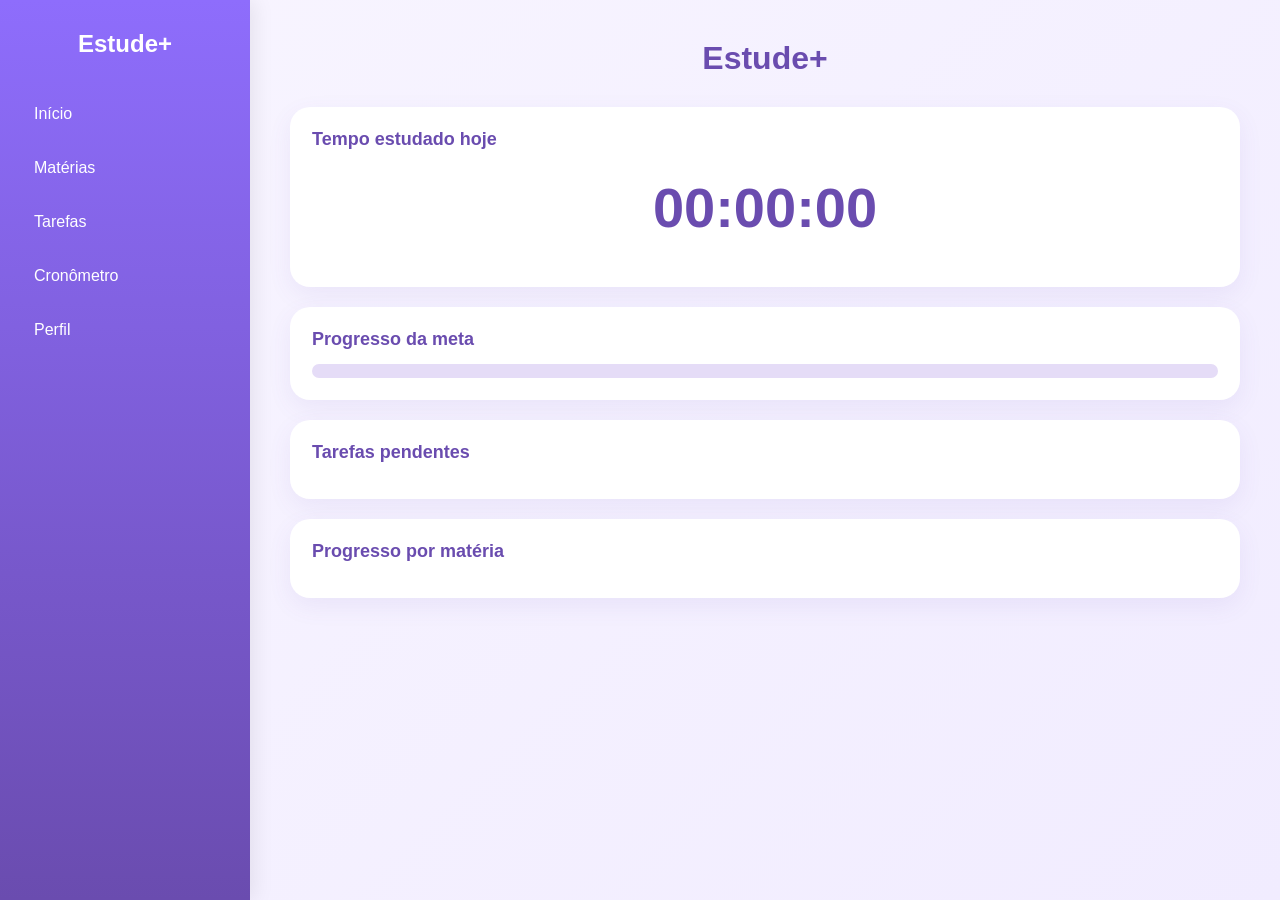
<file: frontend/index.html>
<!DOCTYPE html>
<html lang="pt-br">
<head>
<meta charset="UTF-8">
<meta name="viewport" content="width=device-width, initial-scale=1.0">
<title>Estude+</title>
<link rel="stylesheet" href="css/style.css">
</head>

<body>

<div id="sidebar" class="sidebar">
    <h3>Estude+</h3>
    <a href="index.html">Início</a>
    <a href="materias.html">Matérias</a>
    <a href="tarefas.html">Tarefas</a>
    <a href="cronometro.html">Cronômetro</a>
    <a href="perfil.html">Perfil</a>
</div>

<div class="container">

    <div class="menu-btn" onclick="toggleMenu()">☰</div>

    <header>Estude+</header>

    <div class="section">
        <h2>Tempo estudado hoje</h2>
        <div id="tempoHoje" class="timer">00:00:00</div>
    </div>

    <div class="section">
        <h2>Progresso da meta</h2>
        <div class="progress-bar">
            <div id="progresso" class="progress"></div>
        </div>
    </div>

   <div class="section">
    <h2>Tarefas pendentes</h2>
    <div id="tarefasHoje"></div>
</div>

<div class="section">
    <h2>Progresso por matéria</h2>
    <div id="progressoMaterias"></div>
</div>

</div>

<script src="js/script.js"></script>
</body>
</html>
</file>
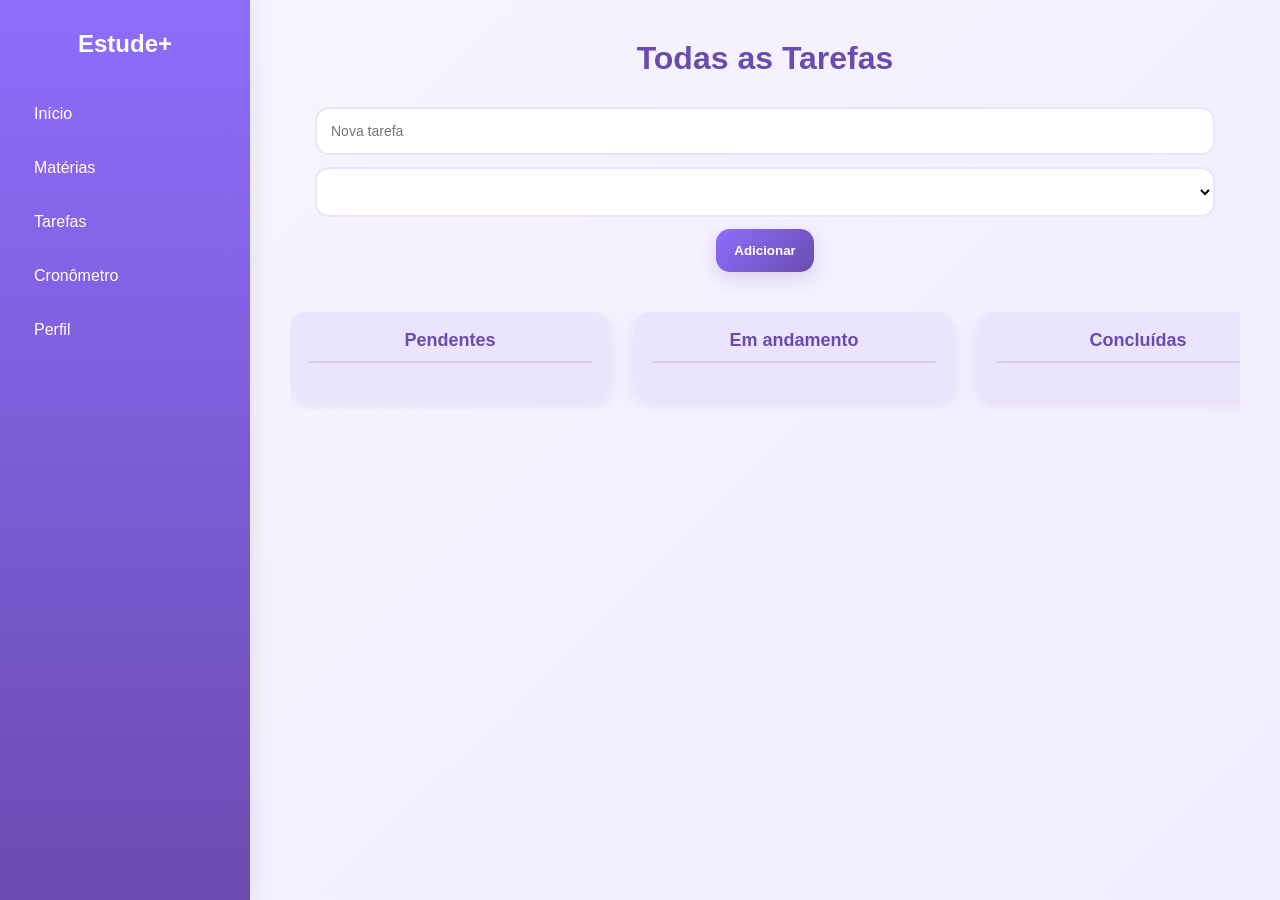
<file: frontend/tarefas.html>
<!DOCTYPE html>
<html lang="pt-br">
<head>
<meta charset="UTF-8">
<meta name="viewport" content="width=device-width, initial-scale=1.0">
<title>Todas as Tarefas</title>
<link rel="stylesheet" href="css/style.css">
</head>

<body>

<div id="sidebar" class="sidebar">
    <h3>Estude+</h3>
    <a href="index.html">Início</a>
    <a href="materias.html">Matérias</a>
    <a href="tarefas.html">Tarefas</a>
    <a href="cronometro.html">Cronômetro</a>
    <a href="perfil.html">Perfil</a>
</div>

<div class="container">

    <div class="menu-btn" onclick="toggleMenu()">☰</div>

    <header>Todas as Tarefas</header>

    <input id="tarefaInput" placeholder="Nova tarefa">

    <select id="materiaSelect"></select>

    <button onclick="addTarefa()">Adicionar</button>

    <div class="kanban">

    <div class="kanban-coluna">
        <h3>Pendentes</h3>
        <div id="pendentes"></div>
    </div>

    <div class="kanban-coluna">
        <h3>Em andamento</h3>
        <div id="andamento"></div>
    </div>

    <div class="kanban-coluna">
        <h3>Concluídas</h3>
        <div id="concluidas"></div>
    </div>

</div>

</div>

<script src="js/script.js"></script>
</body>
</html>
</file>
<file: frontend/css/style.css>
* {
    margin: 0;
    padding: 0;
    box-sizing: border-box;
    font-family: 'Segoe UI', sans-serif;
}

body {
    display: flex;
    min-height: 100vh;
    background: linear-gradient(
        135deg,
        #f8f5ff,
        #f1ecff
    );
}

/* ===== SIDEBAR ===== */

.sidebar {
    width: 250px;
    height: 100vh;

    background: linear-gradient(
        180deg,
        #8e6dfc,
        #6a4caf
    );

    color: white;

    padding: 30px 20px;

    position: fixed;
    left: 0;
    top: 0;

    box-shadow:
        4px 0 20px rgba(0,0,0,0.08);

    z-index: 100;
}

.sidebar h3 {
    font-size: 24px;
    margin-bottom: 35px;
    text-align: center;
}

.sidebar a {
    display: block;

    color: white;

    text-decoration: none;

    margin-bottom: 12px;

    padding: 12px 14px;

    border-radius: 12px;

    transition: all 0.25s ease;
}

.sidebar a:hover {
    background: rgba(255,255,255,0.25);
    transform: translateX(4px);
}

/* ===== CONTAINER ===== */

.container {

    margin-left: 250px;

    width: calc(100% - 250px);

    display: flex;

    flex-direction: column;

    align-items: center;

    padding: 40px;
}

/* ===== CABEÇALHO ===== */

header {

    font-size: 32px;

    font-weight: 700;

    color: #6a4caf;

    margin-bottom: 30px;

    text-align: center;
}

/* ===== TÍTULOS ===== */

h2 {

    font-size: 18px;

    font-weight: 600;

    margin-bottom: 14px;

    color: #6a4caf;
}

/* ===== SEÇÕES ===== */

.section {

    width: 100%;

    max-width: 950px;

    background: white;

    border-radius: 20px;

    padding: 22px;

    margin-bottom: 20px;

    box-shadow:
        0 8px 24px rgba(106,76,175,0.08);
}

/* ===== CARDS ===== */

.card {

    background: white;

    border-radius: 18px;

    padding: 18px;

    margin-bottom: 15px;

    box-shadow:
        0 8px 24px rgba(106,76,175,0.08);

    transition: 0.2s;
}

.coluna-tarefas {
    min-height: 200px;
}

.card:hover {

    transform: translateY(-2px);
}

.materia-card,
.tarefa-card {

    display: flex;

    justify-content: space-between;

    align-items: center;
}

.materia-card span {

    font-size: 16px;

    font-weight: 600;

    color: #444;

    cursor: pointer;
}

/* ===== INPUTS ===== */

input,
select {

    width: 100%;

    max-width: 900px;

    padding: 14px;

    border-radius: 14px;

    border: 2px solid #ebe4ff;

    background: white;

    font-size: 14px;

    transition: 0.2s;

    margin-bottom: 12px;
}

input:focus,
select:focus {

    outline: none;

    border-color: #8e6dfc;

    box-shadow:
        0 0 0 4px rgba(142,109,252,0.15);
}

/* ===== LABELS ===== */

label {

    width: 100%;

    max-width: 900px;

    font-size: 13px;

    color: #555;

    display: block;

    margin-bottom: 6px;
}

/* ===== BOTÕES ===== */

button {

    width: fit-content;

    padding: 14px 18px;

    border: none;

    border-radius: 14px;

    background: linear-gradient(
        135deg,
        #8e6dfc,
        #6a4caf
    );

    color: white;

    font-weight: 600;

    cursor: pointer;

    transition: 0.25s;

    box-shadow:
        0 6px 18px rgba(106,76,175,0.2);

    margin-bottom: 15px;
}

button:hover {

    transform: translateY(-2px);

    box-shadow:
        0 10px 24px rgba(106,76,175,0.25);
}

button:last-child {
    min-width: 45px;
}

/* ===== CHECKBOX ===== */

input[type="checkbox"] {

    width: auto;

    margin-right: 10px;

    transform: scale(1.2);
}

/* ===== PROGRESSO ===== */

.progress-bar {

    width: 100%;

    height: 14px;

    background: #e5dcf7;

    border-radius: 10px;

    overflow: hidden;
}

.progress {

    height: 100%;

    background: linear-gradient(
        90deg,
        #8e6dfc,
        #b9a7ff
    );

    width: 0%;

    transition: width 0.5s ease;
}

/* ===== TIMER ===== */

.timer {

    font-size: 56px;

    font-weight: 700;

    color: #6a4caf;

    text-align: center;

    margin: 25px 0;
}

/* ===== MENU MOBILE ===== */

.menu-btn {

    display: none;
}

/* ===== KANBAN ===== */

.kanban {

    display: flex;

    gap: 24px;

    margin-top: 25px;

    align-items: flex-start;

    overflow-x: auto;

    padding-bottom: 10px;

    width: 100%;
}

.kanban-coluna {

    flex: 1;

    min-width: 320px;

    background: #ebe4ff;

    border-radius: 18px;

    padding: 18px;

    box-shadow:
        0 6px 18px rgba(106,76,175,0.12);
}

.kanban-coluna h3 {

    text-align: center;

    color: #6a4caf;

    font-size: 18px;

    margin-bottom: 18px;

    padding-bottom: 10px;

    border-bottom:
        2px solid rgba(106,76,175,0.15);
}

.kanban-coluna .card {

    background: white;

    border-radius: 14px;

    padding: 14px;

    margin-bottom: 12px;

    box-shadow:
        0 4px 10px rgba(0,0,0,0.06);

    transition: 0.2s;
}

.kanban-coluna .card:hover {

    transform: translateY(-2px);

    box-shadow:
        0 8px 18px rgba(0,0,0,0.08);
}

.kanban-coluna strong {

    display: block;

    color: #333;

    font-size: 15px;

    margin-bottom: 6px;
}

.kanban-coluna small {

    display: inline-block;

    background: #e9e1ff;

    color: #6a4caf;

    padding: 4px 10px;

    border-radius: 20px;

    font-size: 12px;

    margin-bottom: 12px;
}

.kanban-coluna select {

    margin-top: 10px;

    margin-bottom: 0;

    border: none;

    background: #f5f1ff;

    color: #6a4caf;

    font-weight: 600;
}

/* ===== TAG MATÉRIA ===== */

.tag-materia {

    display: inline-block;

    background: #e9e1ff;

    color: #6a4caf;

    padding: 5px 10px;

    border-radius: 20px;

    font-size: 12px;

    font-weight: 600;

    margin-top: 5px;

    margin-bottom: 10px;
}

/* ===== SCROLL KANBAN ===== */

.kanban::-webkit-scrollbar {
    height: 8px;
}

.kanban::-webkit-scrollbar-track {
    background: #ebe4ff;
    border-radius: 10px;
}

.kanban::-webkit-scrollbar-thumb {
    background: #8e6dfc;
    border-radius: 10px;
}

/* ===== RESPONSIVO ===== */

@media (max-width: 768px) {

    .sidebar {

        left: -250px;

        transition: 0.3s;
    }

    .sidebar.active {
        left: 0;
    }

    .container {

        margin-left: 0;

        width: 100%;

        padding: 20px;
    }

    .menu-btn {

        display: block;

        font-size: 24px;

        color: #6a4caf;

        margin-bottom: 15px;

        cursor: pointer;
    }

    .timer {
        font-size: 42px;
    }

    header {
        font-size: 28px;
    }
}
#listaMaterias,
#listaTarefas {
    width: 100%;
    max-width: 900px;
}
/* ===== MODAL ===== */

.modal {

    display: none;

    position: fixed;

    inset: 0;

    background: rgba(0,0,0,0.4);

    justify-content: center;

    align-items: center;

    z-index: 999;
}

.modal-content {

    background: white;

    width: 90%;

    max-width: 600px;

    padding: 25px;

    border-radius: 20px;

    box-shadow:
        0 20px 50px rgba(0,0,0,0.15);
}

.modal-content h2 {

    margin-bottom: 20px;

    text-align: center;

    color: #6a4caf;
}

.modal-content textarea {

    width: 100%;

    min-height: 150px;

    padding: 14px;

    border-radius: 14px;

    border: 2px solid #ebe4ff;

    resize: vertical;

    margin-bottom: 15px;
}

.modal-botoes {

    display: flex;

    gap: 10px;

    justify-content: flex-end;
}

#abrirLink {

    display: inline-block;

    margin-top: 10px;

    margin-bottom: 15px;

    padding: 10px 14px;

    border-radius: 12px;

    background: #ebe4ff;

    color: #6a4caf;

    text-decoration: none;

    font-weight: 600;

    transition: 0.2s;
}

#abrirLink:hover {

    background: #dcd0ff;
}
.btn-detalhes {

    width: 100%;

    margin-top: 10px;

    margin-bottom: 10px;
}
</file>
